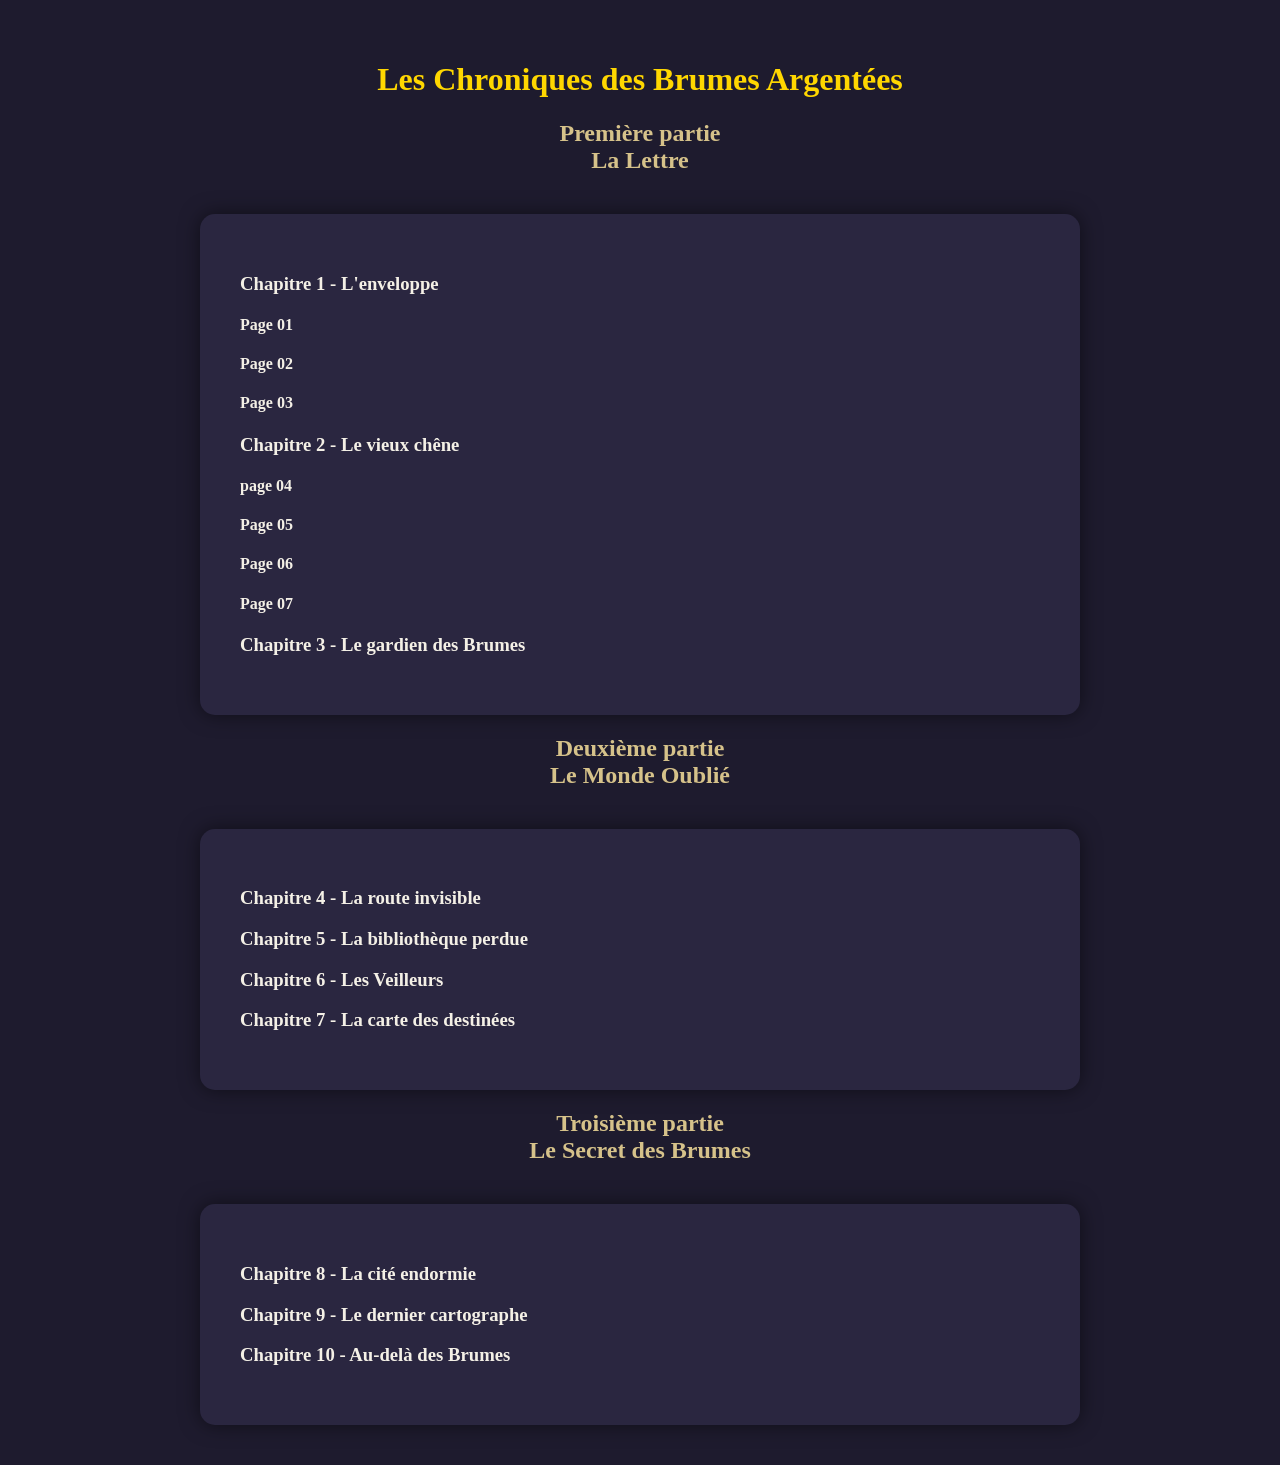
<file: table-des-matieres.html>
<!DOCTYPE html>
<html lang="fr">
<head>
    <meta charset="UTF-8">
    <title>Les Chroniques des Brumes Argentées</title>
    <link rel="stylesheet" href="premier-chapitre/css/premier-chapitre.css">
</head>
<body>
    <main class="">
        <h1>Les Chroniques des Brumes Argentées</h1>
            <h2>Première partie <br> La Lettre</h2>
                <div class="livre">
                <h3>Chapitre 1 - L'enveloppe</h3>
                    <h4>Page 01</h4>
                    <h4>Page 02</h4>
                    <h4>Page 03</h4>
                <h3>Chapitre 2 - Le vieux chêne</h3>
                    <h4>page 04</h4>
                    <h4>Page 05</h4>
                    <h4>Page 06</h4>
                    <h4>Page 07</h4>
                <h3>Chapitre 3 - Le gardien des Brumes</h3>
                </div>
        <h2>Deuxième partie <br> Le Monde Oublié</h2>
                <div class="livre">
                <h3>Chapitre 4 - La route invisible</h3>
                <h3>Chapitre 5 - La bibliothèque perdue</h3>
                <h3>Chapitre 6 - Les Veilleurs</h3>
                <h3>Chapitre 7 - La carte des destinées</h3>
                </div>
        <h2>Troisième partie <br> Le Secret des Brumes</h2>
                <div class="livre">
                <h3>Chapitre 8 - La cité endormie</h3>
                <h3>Chapitre 9 - Le dernier cartographe</h3>
                <h3>Chapitre 10 - Au-delà des Brumes</h3>
                </div>
    </main>
    
</body>
</html>
</file>
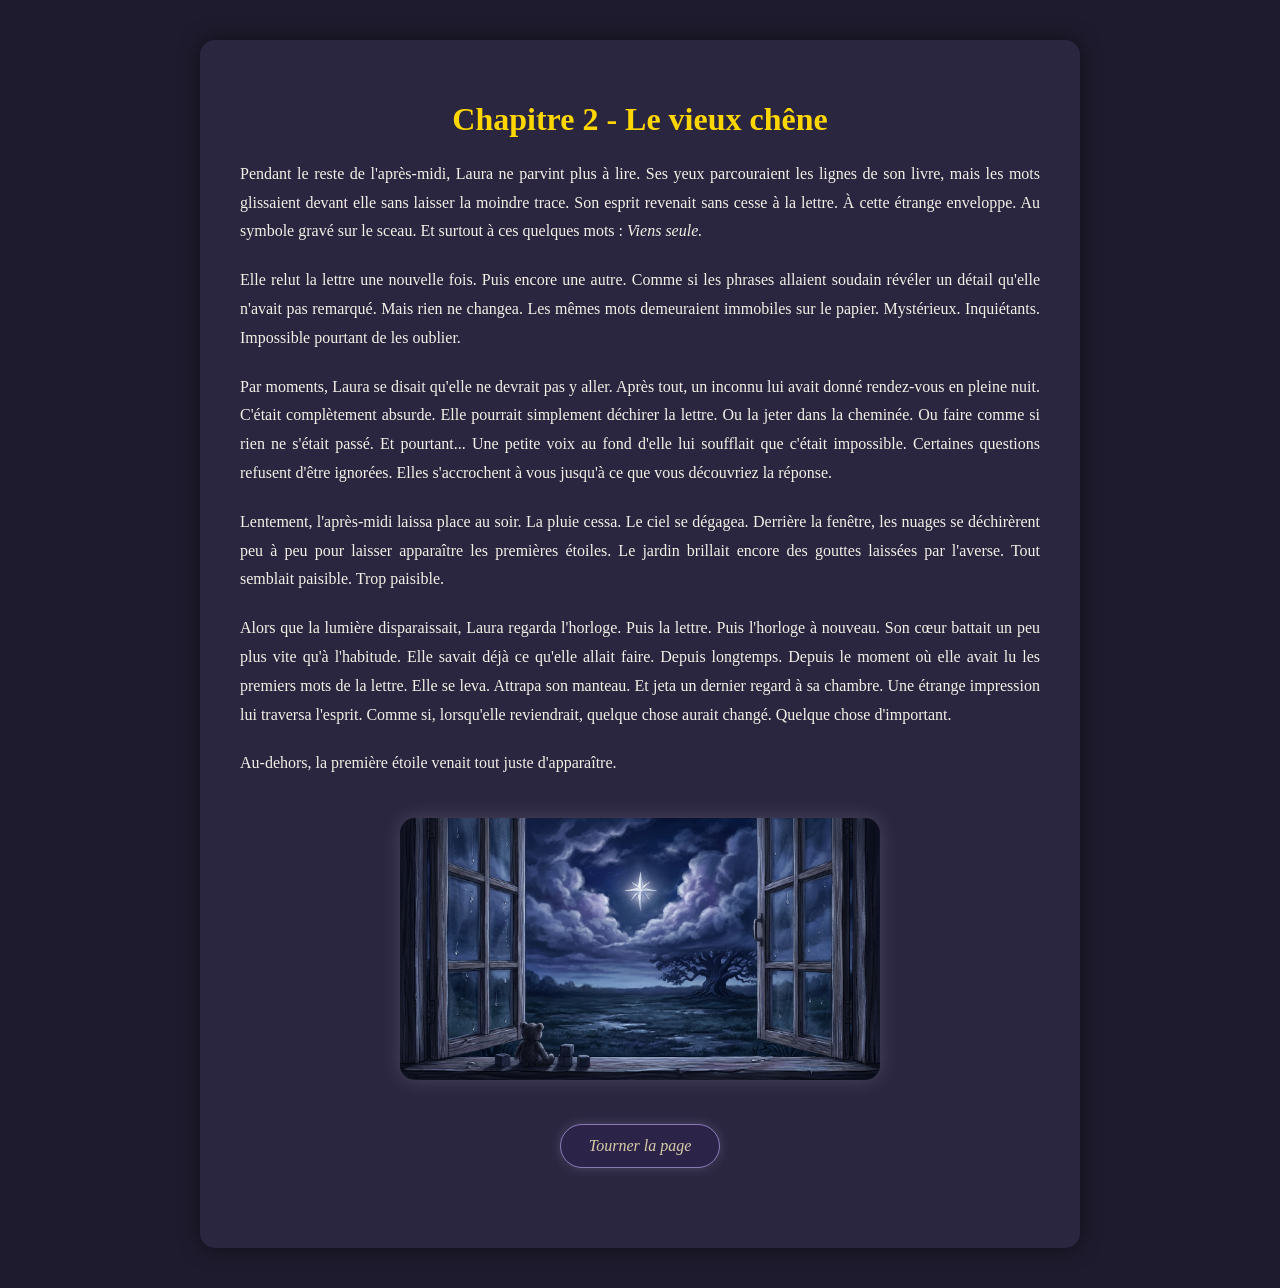
<file: deuxieme-chapitre/deuxieme-chapitre-page4.html>
<!DOCTYPE html>
<html lang="fr">
<head>
    <meta charset="UTF-8">
    <title>Chapitre 2</title>
    <link rel="stylesheet" href="css/deuxieme-chapitre.css">
</head>
<body>

    <div class="livre">

        <h1>Chapitre 2 - Le vieux chêne</h1>
<p>
Pendant le reste de l'après-midi, <span class="prenom"></span> ne parvint plus à lire.

Ses yeux parcouraient les lignes de son livre, mais les mots glissaient devant elle sans laisser la moindre trace.

Son esprit revenait sans cesse à la lettre.

À cette étrange enveloppe.

Au symbole gravé sur le sceau.

Et surtout à ces quelques mots :

<em>Viens seule.</em>
</p>

<p>
Elle relut la lettre une nouvelle fois.

Puis encore une autre.

Comme si les phrases allaient soudain révéler un détail qu'elle n'avait pas remarqué.

Mais rien ne changea.

Les mêmes mots demeuraient immobiles sur le papier.

Mystérieux.

Inquiétants.

Impossible pourtant de les oublier.
</p>

<p>
Par moments, <span class="prenom"></span> se disait qu'elle ne devrait pas y aller.

Après tout, un inconnu lui avait donné rendez-vous en pleine nuit.

C'était complètement absurde.

Elle pourrait simplement déchirer la lettre.

Ou la jeter dans la cheminée.

Ou faire comme si rien ne s'était passé.

Et pourtant...

Une petite voix au fond d'elle lui soufflait que c'était impossible.

Certaines questions refusent d'être ignorées.

Elles s'accrochent à vous jusqu'à ce que vous découvriez la réponse.
</p>

<p>
Lentement, l'après-midi laissa place au soir.

La pluie cessa.

Le ciel se dégagea.

Derrière la fenêtre, les nuages se déchirèrent peu à peu pour laisser apparaître les premières étoiles.

Le jardin brillait encore des gouttes laissées par l'averse.

Tout semblait paisible.

Trop paisible.
</p>

<p>
Alors que la lumière disparaissait, <span class="prenom"></span> regarda l'horloge.

Puis la lettre.

Puis l'horloge à nouveau.

Son cœur battait un peu plus vite qu'à l'habitude.

Elle savait déjà ce qu'elle allait faire.

Depuis longtemps.

Depuis le moment où elle avait lu les premiers mots de la lettre.

Elle se leva.

Attrapa son manteau.

Et jeta un dernier regard à sa chambre.

Une étrange impression lui traversa l'esprit.

Comme si, lorsqu'elle reviendrait, quelque chose aurait changé.

Quelque chose d'important.
</p>

<p>
Au-dehors, la première étoile venait tout juste d'apparaître.
</p>
        
        <div class="illustration">
        <img src="images/premiereEtoile.png" alt="l'enveloppe mystérieuse" class="enveloppe">
        </div>
        <div class="navigation">
        <a href="deuxieme-chapitre-page5.html" class="btn-page">
        Tourner la page
        </a>
        </div>
    </div>

    <script src="../script.js"></script>

</body>
</html>
</file>
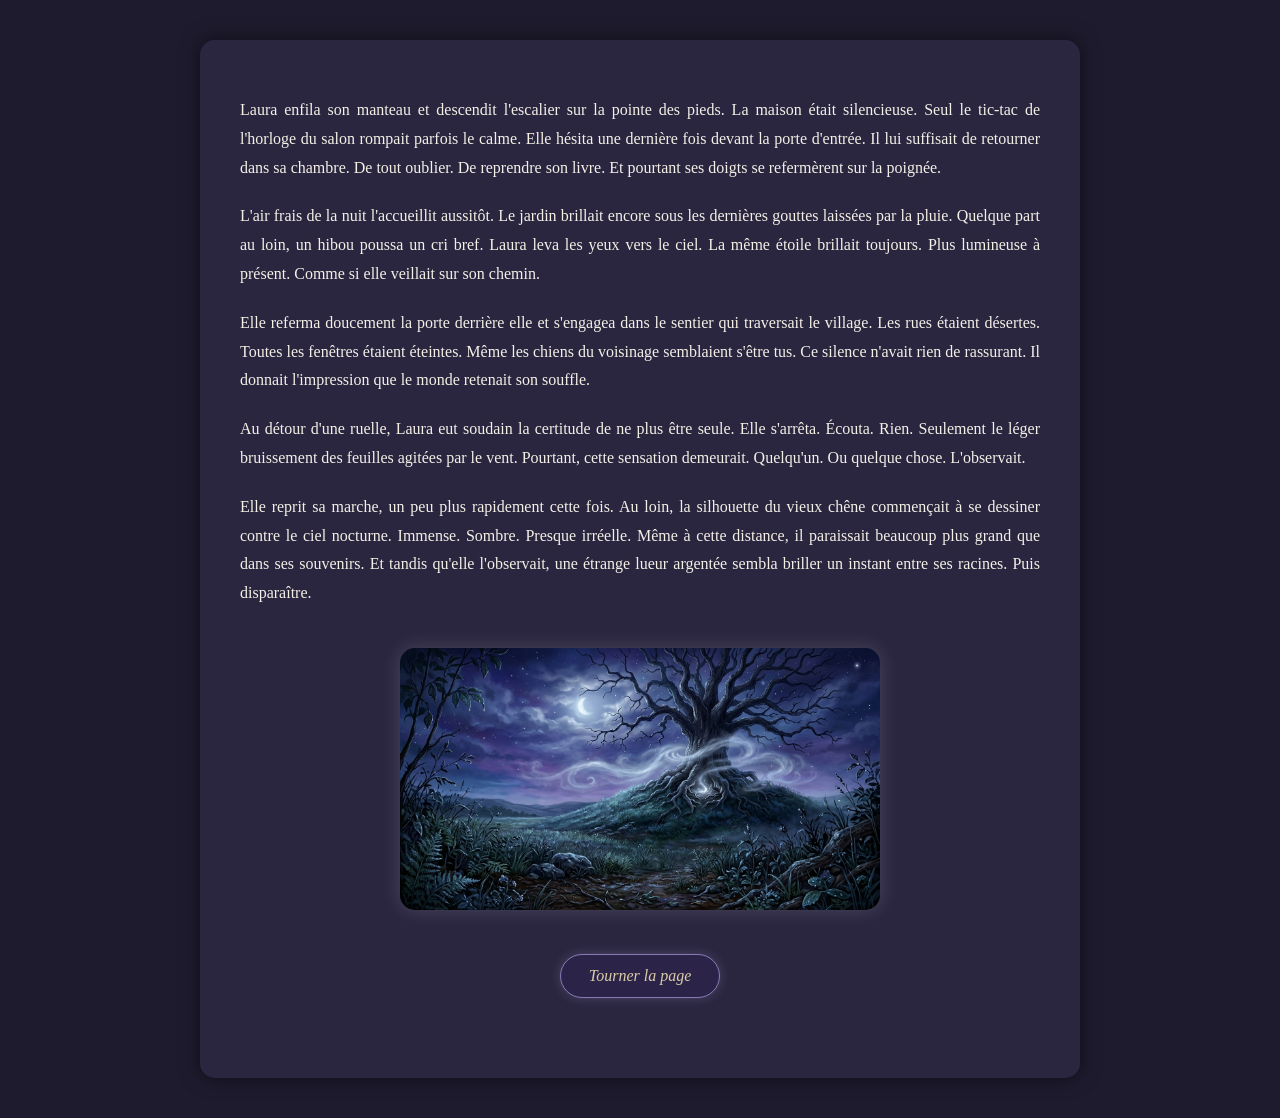
<file: deuxieme-chapitre/deuxieme-chapitre-page5.html>
<!DOCTYPE html>
<html lang="fr">
<head>
    <meta charset="UTF-8">
    <title>Chapitre 2</title>
    <link rel="stylesheet" href="css/deuxieme-chapitre.css">
</head>
<body>

    <div class="livre">

<p>
<span class="prenom"></span> enfila son manteau et descendit l'escalier sur la pointe des pieds.

La maison était silencieuse.

Seul le tic-tac de l'horloge du salon rompait parfois le calme.

Elle hésita une dernière fois devant la porte d'entrée.

Il lui suffisait de retourner dans sa chambre.

De tout oublier.

De reprendre son livre.

Et pourtant ses doigts se refermèrent sur la poignée.
</p>

<p>
L'air frais de la nuit l'accueillit aussitôt.

Le jardin brillait encore sous les dernières gouttes laissées par la pluie.

Quelque part au loin, un hibou poussa un cri bref.

<span class="prenom"></span> leva les yeux vers le ciel.

La même étoile brillait toujours.

Plus lumineuse à présent.

Comme si elle veillait sur son chemin.
</p>

<p>
Elle referma doucement la porte derrière elle et s'engagea dans le sentier qui traversait le village.

Les rues étaient désertes.

Toutes les fenêtres étaient éteintes.

Même les chiens du voisinage semblaient s'être tus.

Ce silence n'avait rien de rassurant.

Il donnait l'impression que le monde retenait son souffle.
</p>

<p>
Au détour d'une ruelle, <span class="prenom"></span> eut soudain la certitude de ne plus être seule.

Elle s'arrêta.

Écouta.

Rien.

Seulement le léger bruissement des feuilles agitées par le vent.

Pourtant, cette sensation demeurait.

Quelqu'un.

Ou quelque chose.

L'observait.
</p>

<p>
Elle reprit sa marche, un peu plus rapidement cette fois.

Au loin, la silhouette du vieux chêne commençait à se dessiner contre le ciel nocturne.

Immense.

Sombre.

Presque irréelle.

Même à cette distance, il paraissait beaucoup plus grand que dans ses souvenirs.

Et tandis qu'elle l'observait, une étrange lueur argentée sembla briller un instant entre ses racines.

Puis disparaître.
</p>
        
        <div class="illustration">
        <img src="images/vieuxChene.png" alt="l'enveloppe mystérieuse" class="enveloppe">
        </div>
        <div class="navigation">
        <a href="deuxieme-chapitre-page6.html" class="btn-page">
        Tourner la page
        </a>
        </div>
    </div>

    <script src="../script.js"></script>

</body>
</html>
</file>
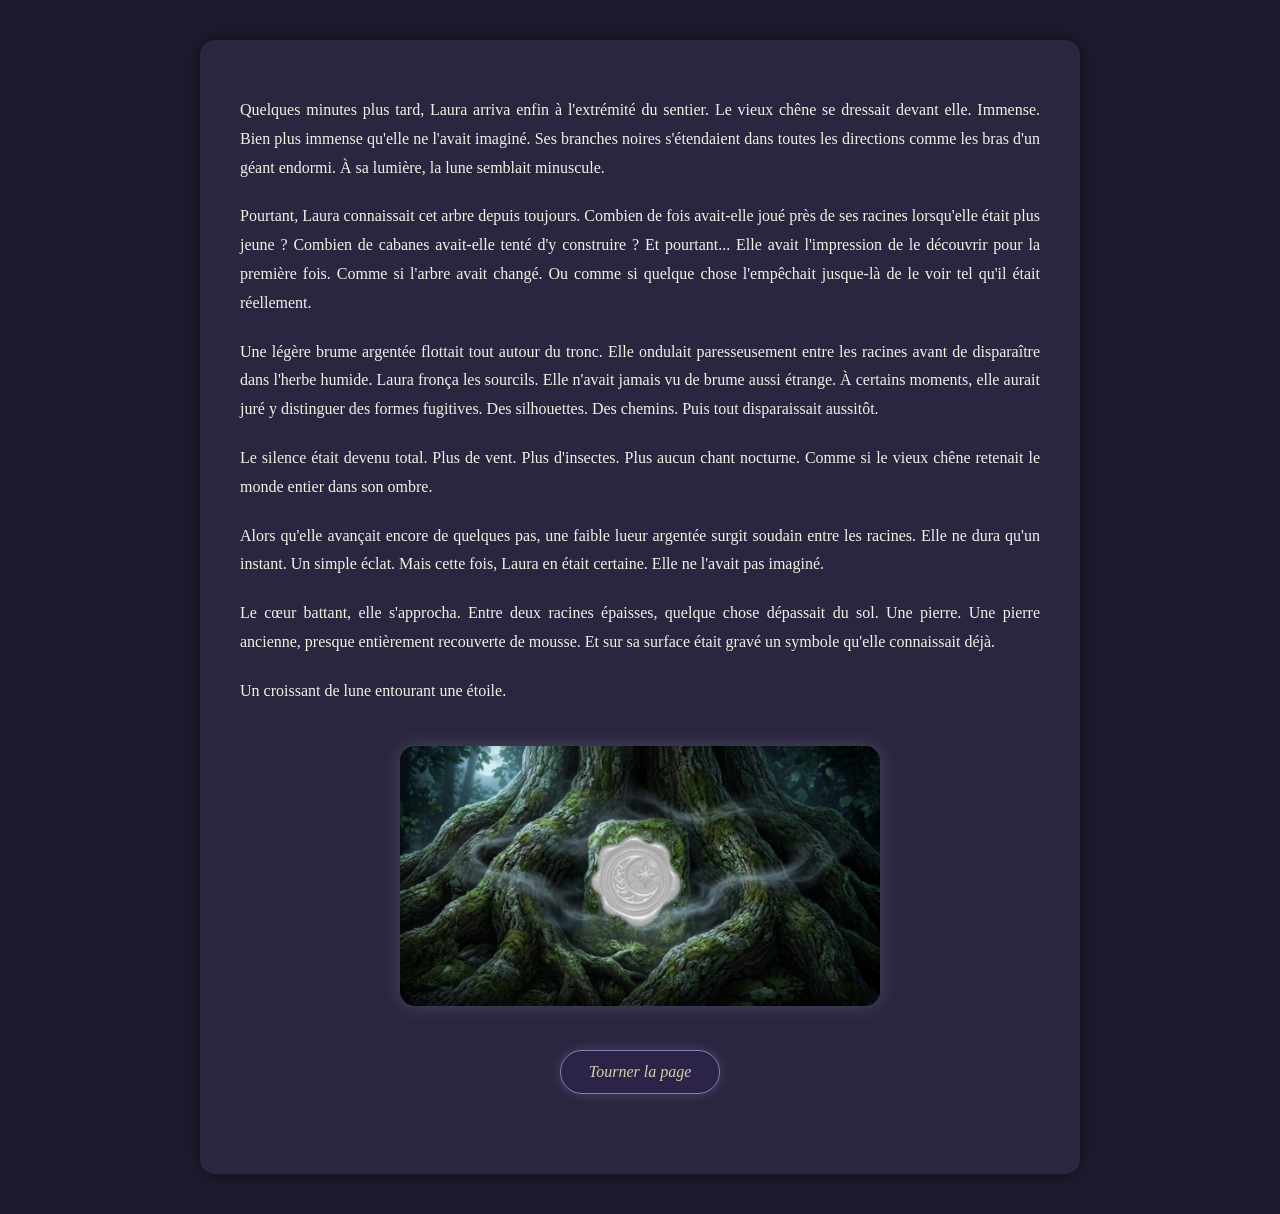
<file: deuxieme-chapitre/deuxieme-chapitre-page6.html>
<!DOCTYPE html>
<html lang="fr">
<head>
    <meta charset="UTF-8">
    <title>Chapitre 2</title>
    <link rel="stylesheet" href="css/deuxieme-chapitre.css">
</head>
<body>

    <div class="livre">

<p>
Quelques minutes plus tard, <span class="prenom"></span> arriva enfin à l'extrémité du sentier.

Le vieux chêne se dressait devant elle.

Immense.

Bien plus immense qu'elle ne l'avait imaginé.

Ses branches noires s'étendaient dans toutes les directions comme les bras d'un géant endormi.

À sa lumière, la lune semblait minuscule.
</p>

<p>
Pourtant, <span class="prenom"></span> connaissait cet arbre depuis toujours.

Combien de fois avait-elle joué près de ses racines lorsqu'elle était plus jeune ?

Combien de cabanes avait-elle tenté d'y construire ?

Et pourtant...

Elle avait l'impression de le découvrir pour la première fois.

Comme si l'arbre avait changé.

Ou comme si quelque chose l'empêchait jusque-là de le voir tel qu'il était réellement.
</p>

<p>
Une légère brume argentée flottait tout autour du tronc.

Elle ondulait paresseusement entre les racines avant de disparaître dans l'herbe humide.

<span class="prenom"></span> fronça les sourcils.

Elle n'avait jamais vu de brume aussi étrange.

À certains moments, elle aurait juré y distinguer des formes fugitives.

Des silhouettes.

Des chemins.

Puis tout disparaissait aussitôt.
</p>

<p>
Le silence était devenu total.

Plus de vent.

Plus d'insectes.

Plus aucun chant nocturne.

Comme si le vieux chêne retenait le monde entier dans son ombre.
</p>

<p>
Alors qu'elle avançait encore de quelques pas, une faible lueur argentée surgit soudain entre les racines.

Elle ne dura qu'un instant.

Un simple éclat.

Mais cette fois, <span class="prenom"></span> en était certaine.

Elle ne l'avait pas imaginé.
</p>

<p>
Le cœur battant, elle s'approcha.

Entre deux racines épaisses, quelque chose dépassait du sol.

Une pierre.

Une pierre ancienne, presque entièrement recouverte de mousse.

Et sur sa surface était gravé un symbole qu'elle connaissait déjà.
</p>

<p>
Un croissant de lune entourant une étoile.
</p>
        
        <div class="illustration">
        <img src="images/sceauFerme.png" alt="l'enveloppe mystérieuse" class="enveloppe">
        </div>
        <div class="navigation">
        <a href="deuxieme-chapitre-page7.html" class="btn-page">
        Tourner la page
        </a>
        </div>
    </div>

    <script src="../script.js"></script>

</body>
</html>
</file>
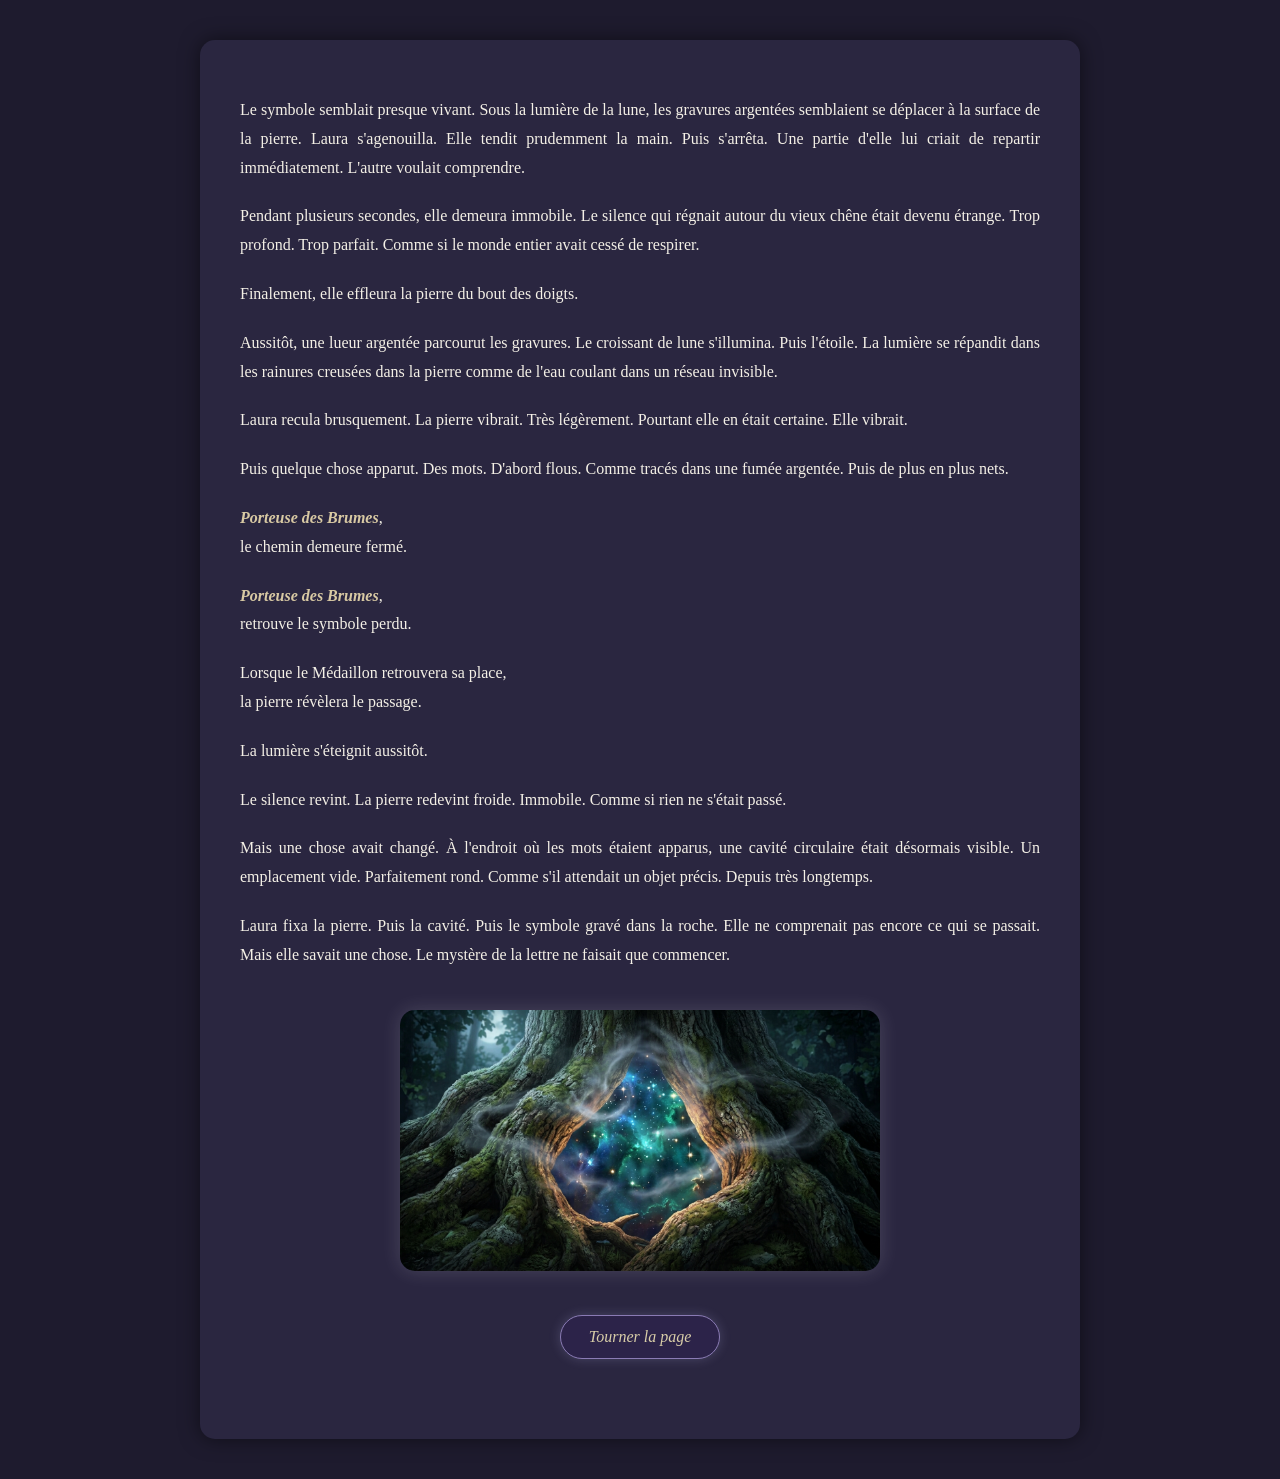
<file: deuxieme-chapitre/deuxieme-chapitre-page7.html>
<!DOCTYPE html>
<html lang="fr">
<head>
    <meta charset="UTF-8">
    <title>Chapitre 2</title>
    <link rel="stylesheet" href="css/deuxieme-chapitre.css">
</head>
<body>

    <div class="livre">

<p>
Le symbole semblait presque vivant.

Sous la lumière de la lune, les gravures argentées semblaient se déplacer à la surface de la pierre.

<span class="prenom"></span> s'agenouilla.

Elle tendit prudemment la main.

Puis s'arrêta.

Une partie d'elle lui criait de repartir immédiatement.

L'autre voulait comprendre.
</p>

<p>
Pendant plusieurs secondes, elle demeura immobile.

Le silence qui régnait autour du vieux chêne était devenu étrange.

Trop profond.

Trop parfait.

Comme si le monde entier avait cessé de respirer.
</p>

<p>
Finalement, elle effleura la pierre du bout des doigts.
</p>

<p>
Aussitôt, une lueur argentée parcourut les gravures.

Le croissant de lune s'illumina.

Puis l'étoile.

La lumière se répandit dans les rainures creusées dans la pierre comme de l'eau coulant dans un réseau invisible.
</p>

<p>
<span class="prenom"></span> recula brusquement.

La pierre vibrait.

Très légèrement.

Pourtant elle en était certaine.

Elle vibrait.
</p>

<p>
Puis quelque chose apparut.

Des mots.

D'abord flous.

Comme tracés dans une fumée argentée.

Puis de plus en plus nets.
</p>

<p>
<span class="nomLecteur">Porteuse des Brumes</span>,
<br>
le chemin demeure fermé.
</p>

<p>
<span class="nomLecteur">Porteuse des Brumes</span>,
<br>
retrouve le symbole perdu.
</p>

<p>
Lorsque le Médaillon retrouvera sa place,
<br>
la pierre révèlera le passage.
</p>

<p>
La lumière s'éteignit aussitôt.
</p>

<p>
Le silence revint.

La pierre redevint froide.

Immobile.

Comme si rien ne s'était passé.
</p>

<p>
Mais une chose avait changé.

À l'endroit où les mots étaient apparus, une cavité circulaire était désormais visible.

Un emplacement vide.

Parfaitement rond.

Comme s'il attendait un objet précis.

Depuis très longtemps.
</p>

<p>
<span class="prenom"></span> fixa la pierre.

Puis la cavité.

Puis le symbole gravé dans la roche.

Elle ne comprenait pas encore ce qui se passait.

Mais elle savait une chose.

Le mystère de la lettre ne faisait que commencer.
</p>
        
        <div class="illustration">
        <img src="images/passageOuvert.png" alt="l'enveloppe mystérieuse" class="enveloppe">
        </div>
        <div class="navigation">
        <a href="troisieme-chapitre-page8.html" class="btn-page">
        Tourner la page
        </a>
        </div>
    </div>

    <script src="../script.js"></script>

</body>
</html>
</file>
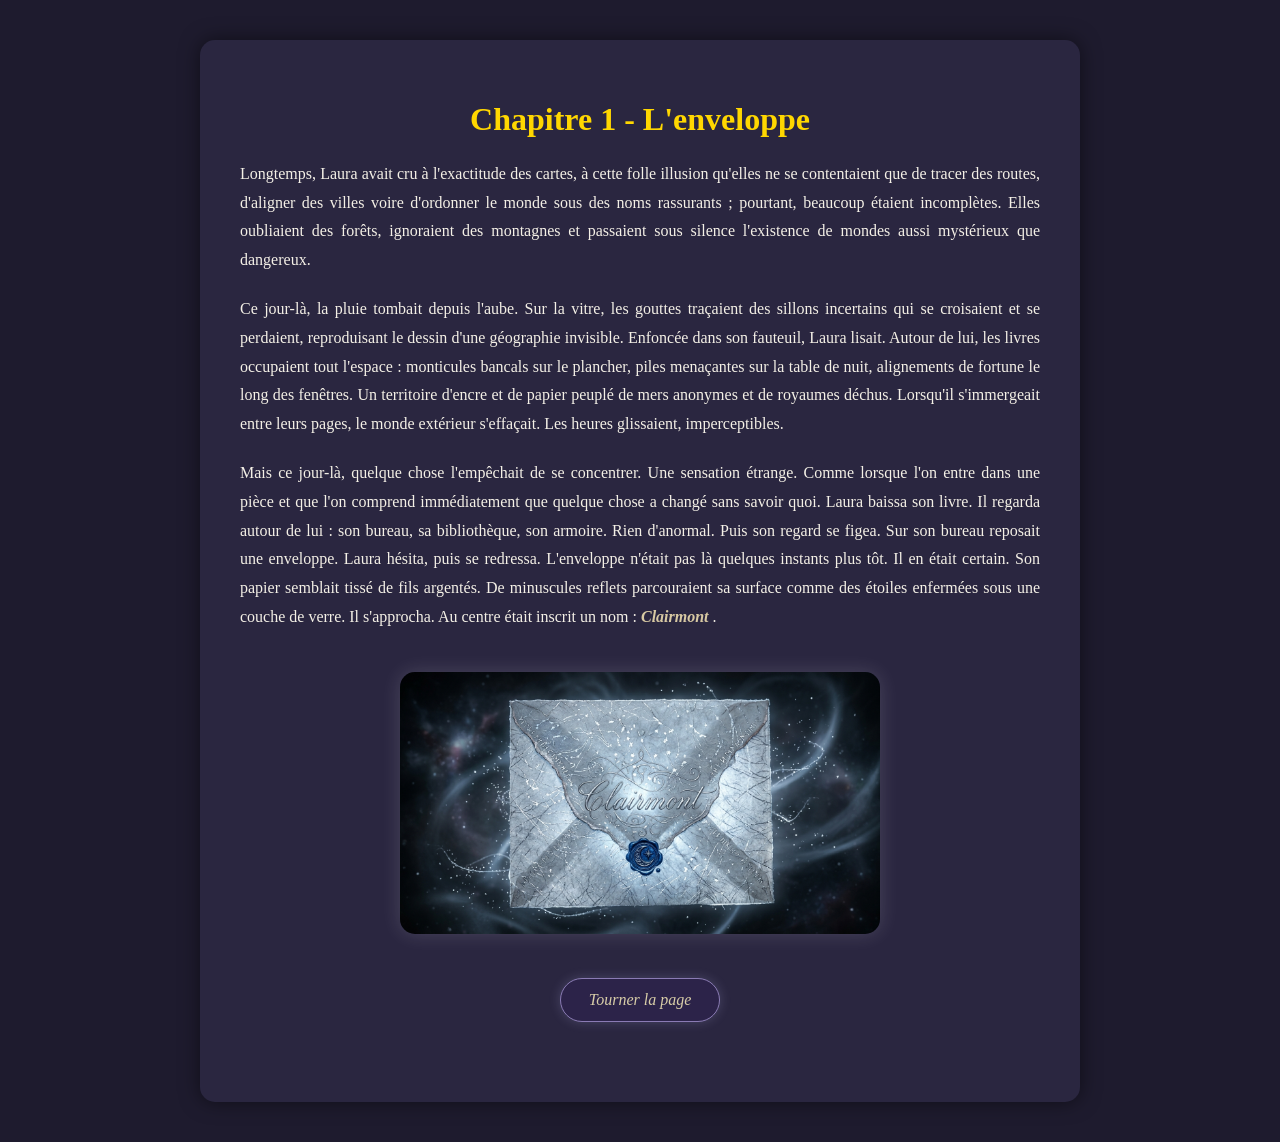
<file: premier-chapitre/premier-chapitre-page1-garcon.html>
<!DOCTYPE html>
<html lang="fr">
<head>
    <meta charset="UTF-8">
    <title>Chapitre 1</title>
    <link rel="stylesheet" href="css/premier-chapitre.css">
</head>
<body>

    <div class="livre">

        <h1>Chapitre 1 - L'enveloppe</h1>

        <p>Longtemps, <span class="prenom"></span> avait cru à l'exactitude des cartes, à cette folle illusion qu'elles ne se contentaient que de tracer des routes, d'aligner des villes voire d'ordonner le monde sous des noms rassurants ; pourtant, beaucoup étaient incomplètes. 
            Elles oubliaient des forêts, ignoraient des montagnes et passaient sous silence l'existence de mondes aussi mystérieux que dangereux.</p>
        <p>Ce jour-là, la pluie tombait depuis l'aube. Sur la vitre, les gouttes traçaient des sillons incertains qui se croisaient et se perdaient, reproduisant le dessin d'une géographie invisible. Enfoncée dans son fauteuil, <span class="prenom"></span> lisait. 
        Autour de lui, les livres occupaient tout l'espace : monticules bancals sur le plancher, piles menaçantes sur la table de nuit, alignements de fortune le long des fenêtres. 
        Un territoire d'encre et de papier peuplé de mers anonymes et de royaumes déchus. 
        Lorsqu'il s'immergeait entre leurs pages, le monde extérieur s'effaçait.
        Les heures glissaient, imperceptibles.</p>
        <p>
        Mais ce jour-là, quelque chose l'empêchait de se concentrer. Une sensation étrange. Comme lorsque l'on entre dans une pièce et que l'on comprend immédiatement que quelque chose a changé sans savoir quoi. <span class="prenom"></span> baissa son livre.
        Il regarda autour de lui : son bureau, sa bibliothèque, son armoire. Rien d'anormal. Puis son regard se figea. Sur son bureau reposait une enveloppe. <span class="prenom"></span> hésita, puis se redressa. L'enveloppe n'était pas là quelques instants plus tôt. 
        Il en était certain.
        Son papier semblait tissé de fils argentés. De minuscules reflets parcouraient sa surface comme des étoiles enfermées sous une couche de verre. Il s'approcha. Au centre était inscrit un nom : <span class="nomLecteur">Clairmont</span> .
        </p>
        <div class="illustration">
        <img src="../images/clairmont-enveloppe.png" alt="l'enveloppe mystérieuse" class="enveloppe">
        </div>
        <div class="navigation">
        <a href="premier-chapitre-page2.html" class="btn-page">
        Tourner la page
        </a>
        </div>
    </div>

    <script src="../script.js"></script>

</body>
</html>
</file>
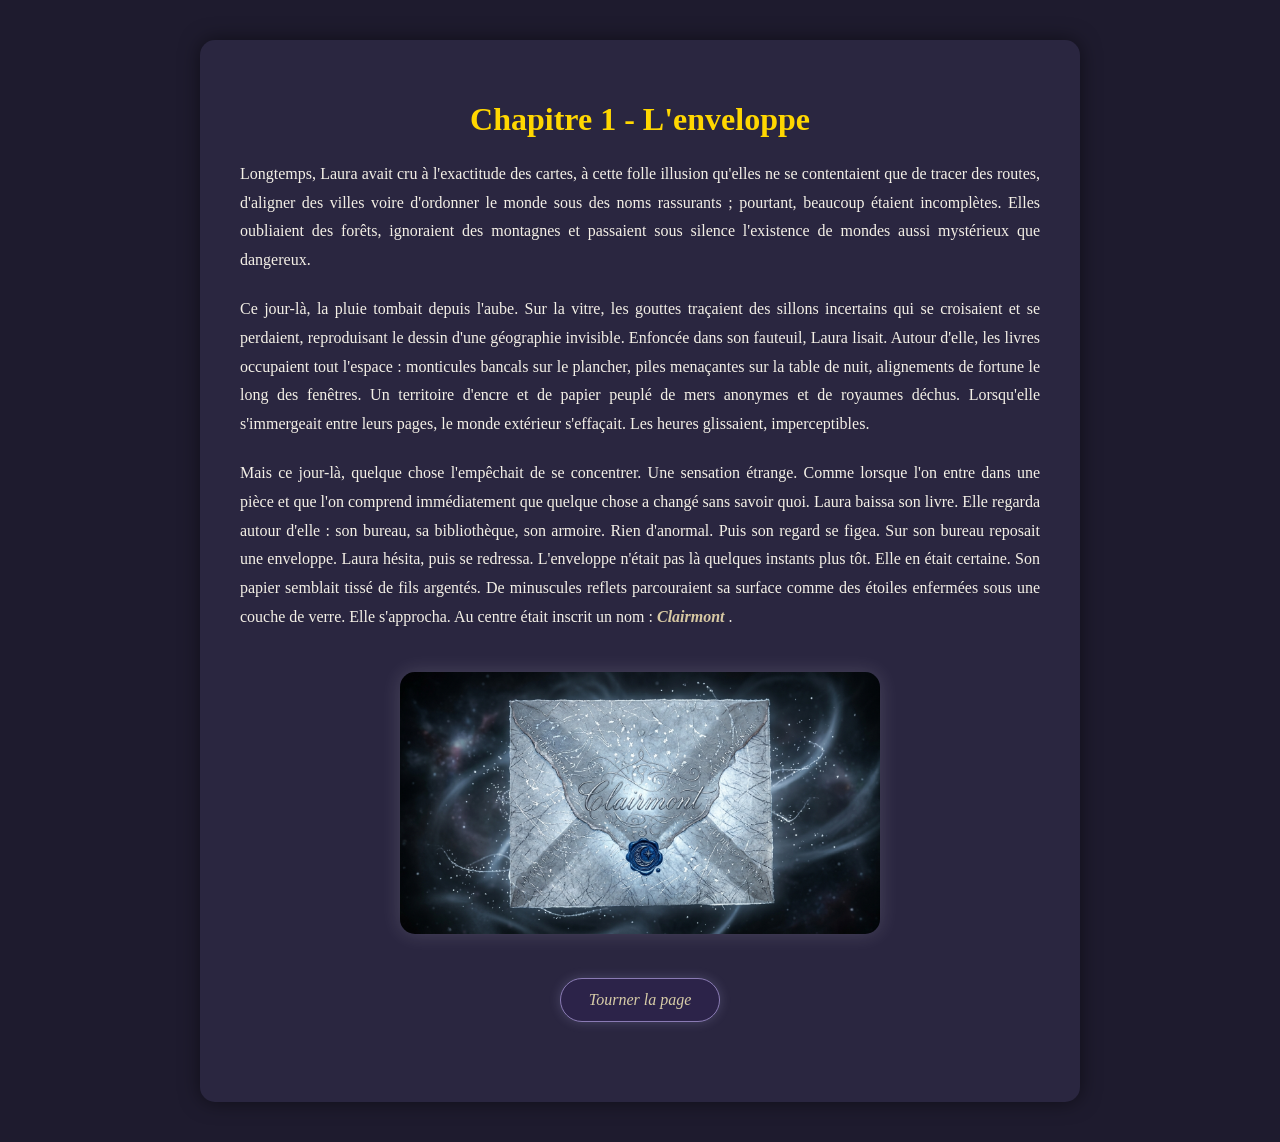
<file: premier-chapitre/premier-chapitre-page1.html>
<!DOCTYPE html>
<html lang="fr">
<head>
    <meta charset="UTF-8">
    <title>Chapitre 1</title>
    <link rel="stylesheet" href="css/premier-chapitre.css">
</head>
<body>

    <div class="livre">

        <h1>Chapitre 1 - L'enveloppe</h1>

        <p>Longtemps, <span class="prenom"></span> avait cru à l'exactitude des cartes, à cette folle illusion qu'elles ne se contentaient que de tracer des routes, d'aligner des villes voire d'ordonner le monde sous des noms rassurants ; pourtant, beaucoup étaient incomplètes. 
            Elles oubliaient des forêts, ignoraient des montagnes et passaient sous silence l'existence de mondes aussi mystérieux que dangereux.</p>
        <p>Ce jour-là, la pluie tombait depuis l'aube. Sur la vitre, les gouttes traçaient des sillons incertains qui se croisaient et se perdaient, reproduisant le dessin d'une géographie invisible. Enfoncée dans son fauteuil, <span class="prenom"></span> lisait. 
        Autour d'elle, les livres occupaient tout l'espace : monticules bancals sur le plancher, piles menaçantes sur la table de nuit, alignements de fortune le long des fenêtres. 
        Un territoire d'encre et de papier peuplé de mers anonymes et de royaumes déchus. 
        Lorsqu'elle s'immergeait entre leurs pages, le monde extérieur s'effaçait.
        Les heures glissaient, imperceptibles.</p>
        <p>
        Mais ce jour-là, quelque chose l'empêchait de se concentrer. Une sensation étrange. Comme lorsque l'on entre dans une pièce et que l'on comprend immédiatement que quelque chose a changé sans savoir quoi. <span class="prenom"></span> baissa son livre.
        Elle regarda autour d'elle : son bureau, sa bibliothèque, son armoire. Rien d'anormal. Puis son regard se figea. Sur son bureau reposait une enveloppe. <span class="prenom"></span> hésita, puis se redressa. L'enveloppe n'était pas là quelques instants plus tôt. Elle en était certaine.
        Son papier semblait tissé de fils argentés. De minuscules reflets parcouraient sa surface comme des étoiles enfermées sous une couche de verre. Elle s'approcha. Au centre était inscrit un nom : <span class="nomLecteur">Clairmont</span> .
        </p>
        <div class="illustration">
        <img src="../images/clairmont-enveloppe.png" alt="l'enveloppe mystérieuse" class="enveloppe">
        </div>
        <div class="navigation">
        <a href="premier-chapitre-page2.html" class="btn-page">
        Tourner la page
        </a>
        </div>
    </div>

    <script src="../script.js"></script>

</body>
</html>
</file>
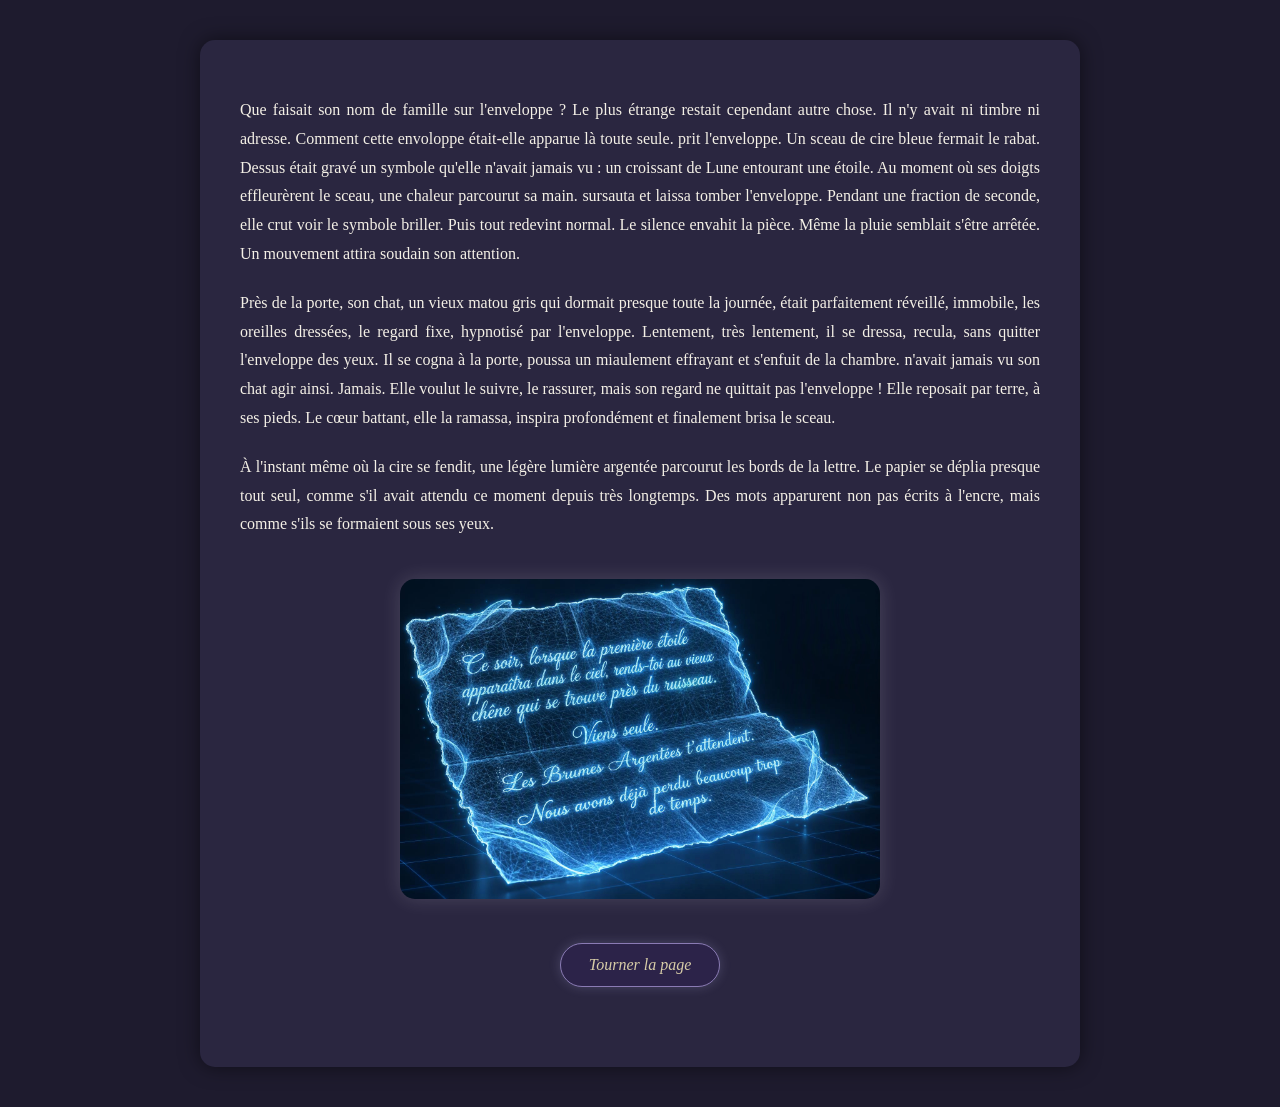
<file: premier-chapitre/premier-chapitre-page2.html>
<!DOCTYPE html>
<html lang="fr">
<head>
    <meta charset="UTF-8">
    <title>Page 2</title>
    <link rel="stylesheet" href="css/premier-chapitre.css">
</head>
<body>

    <div class="livre">
<p>Que faisait son nom de famille sur l'enveloppe ? Le plus étrange restait cependant autre chose. Il n'y avait ni timbre ni adresse. Comment cette envoloppe était-elle apparue là toute seule. <span class="prenom"></span> prit l'enveloppe. 
    Un sceau de cire bleue fermait le rabat. Dessus était gravé un symbole qu'elle n'avait jamais vu : un croissant de Lune entourant une étoile. 
    Au moment où ses doigts effleurèrent le sceau, une chaleur parcourut sa main. <span class="prenom"></span> sursauta et laissa tomber l'enveloppe. Pendant une fraction de seconde, elle crut voir le symbole briller. Puis tout redevint normal. Le silence envahit la pièce. 
    Même la pluie semblait s'être arrêtée. Un mouvement attira soudain son attention.</p>


<p>Près de la porte, son chat, un vieux matou gris qui dormait presque toute la journée, était parfaitement réveillé, immobile, les oreilles dressées, le regard fixe, hypnotisé par l'enveloppe. Lentement, très lentement, il se dressa, recula, sans quitter l'enveloppe des yeux. Il se cogna à la porte, poussa un miaulement effrayant et s'enfuit de la chambre.
    <span class="prenom"></span> n'avait jamais vu son chat agir ainsi. Jamais. Elle voulut le suivre, le rassurer, mais son regard ne quittait pas l'enveloppe ! Elle reposait par terre, à ses pieds. Le cœur battant, elle la ramassa, inspira profondément et finalement brisa le sceau.</p>

<p>
À l'instant même où la cire se fendit, une légère lumière argentée parcourut les bords de la lettre. Le papier se déplia presque tout seul, comme s'il avait attendu ce moment depuis très longtemps. Des mots apparurent non pas écrits à l'encre, mais comme s'ils se formaient sous ses yeux.
</p>
<div class="illustration">
        <img src="../images/lettre2.png" alt="la lettre mystérieuse" class="enveloppe" id="ouvrirVideo">
        </div>

        <div class="navigation">
        <a href="premier-chapitre-page3.html" class="btn-page">
        Tourner la page
        </a>
        </div>

</div>
<div id="popupVideo" class="popup-video">

    <div class="popup-contenu">

        <span class="fermer-popup">&times;</span>

        <video id="videoLettre" controls>
            <source src="videos/lettreAnimee.mp4" type="video/mp4">
        </video>

    </div>

</div>
    <script src="js/script.js"></script>

</body>
</html>
</file>
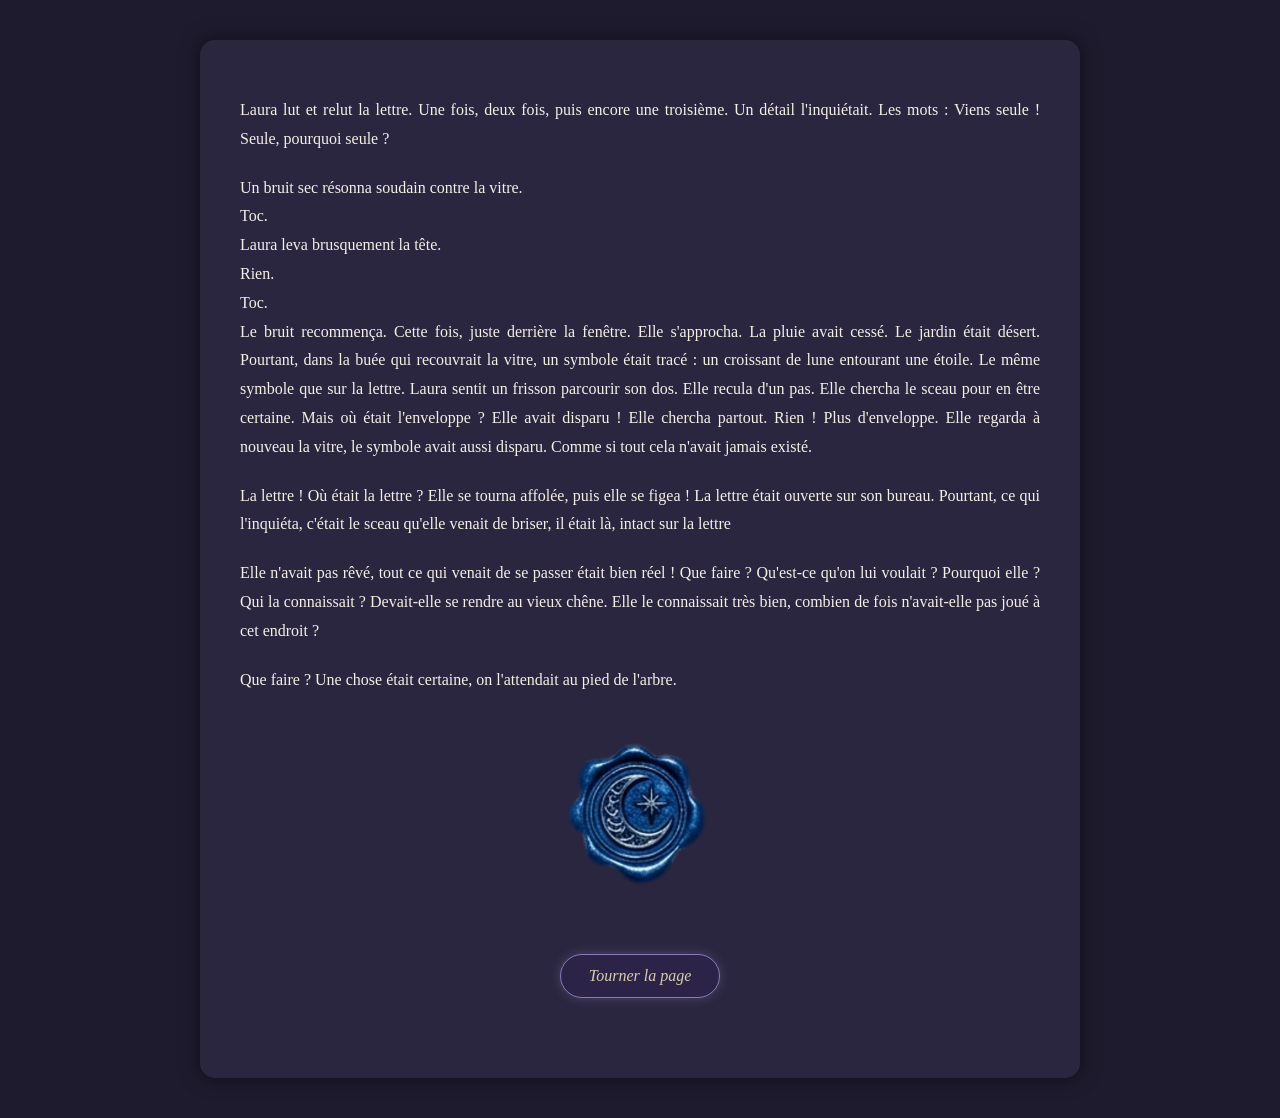
<file: premier-chapitre/premier-chapitre-page3.html>
<!DOCTYPE html>
<html lang="fr">
<head>
    <meta charset="UTF-8">
    <title>Chapitre 1</title>
    <link rel="stylesheet" href="css/premier-chapitre.css">
</head>
<body>

    <div class="livre">

        
    <p><span class="prenom"></span> lut et relut la lettre. Une fois, deux fois, puis encore une troisième. Un détail l'inquiétait.

Les mots : Viens seule ! Seule, pourquoi seule ? </p>
<p>
Un bruit sec résonna soudain contre la vitre.

<br>Toc.

<br>Laura leva brusquement la tête.

<br>Rien.

<br>Toc.

<br>Le bruit recommença. Cette fois, juste derrière la fenêtre. Elle s'approcha. La pluie avait cessé. Le jardin était désert.

Pourtant, dans la buée qui recouvrait la vitre, un symbole était tracé : un croissant de lune entourant une étoile. Le même symbole que sur la lettre.
Laura sentit un frisson parcourir son dos. Elle recula d'un pas. Elle chercha le sceau pour en être certaine. Mais où était l'enveloppe ? Elle avait disparu !
 Elle chercha partout. Rien ! Plus d'enveloppe. Elle regarda à nouveau la vitre, le symbole avait aussi disparu.
Comme si tout cela n'avait jamais existé. 
</p>
<p>La lettre ! Où était la lettre ? Elle se tourna affolée, puis elle se figea ! La lettre était ouverte sur son bureau. Pourtant, ce qui l'inquiéta, c'était le sceau qu'elle venait de briser, il était là, intact sur la lettre </p>
<p>Elle n'avait pas rêvé, tout ce qui venait de se passer était bien réel ! Que faire ? Qu'est-ce qu'on lui voulait ? Pourquoi elle ? Qui la connaissait ? Devait-elle se rendre au vieux chêne. Elle le connaissait très bien, combien de fois n'avait-elle pas joué à cet endroit ?</p>
<p>Que faire ? Une chose était certaine, on l'attendait au pied de l'arbre.</p>
      
        <div class="navigation">
            <img src="../images/sceau.png" alt="le sceau lune et étoile">
        </div>
        

        <div class="navigation">
        <a href="premier-chapitre-questionnaire.html" class="btn-page">
        Tourner la page
        </a>
        </div>
    
</div>  
    <script src="../script.js"></script>

</body>
</html>
</file>
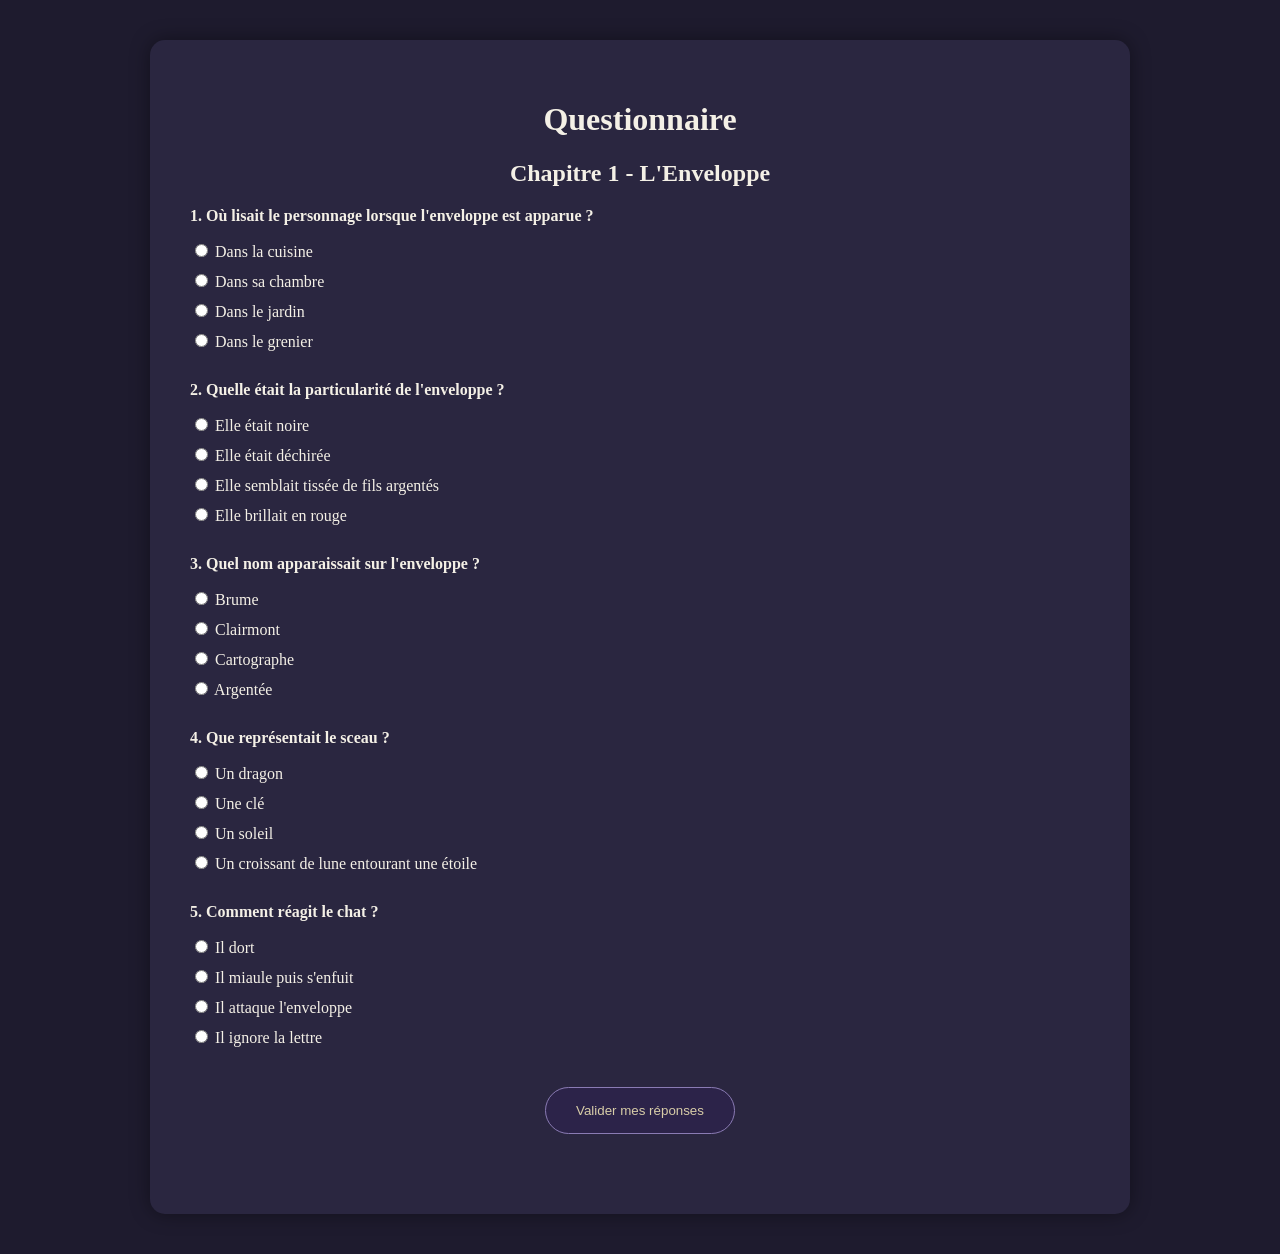
<file: premier-chapitre/premier-chapitre-questionnaire.html>
<!DOCTYPE html>
<html lang="fr">
<head>
    <meta charset="UTF-8">
    <title>Questionnaire - Chapitre 1</title>
    <link rel="stylesheet" href="css/premier-chapitre-questionnaire.css">
</head>
<body>

    <div class="questionnaire">

        <h1>Questionnaire</h1>
        <h2>Chapitre 1 - L'Enveloppe</h2>

        <form id="quiz">

            <div class="question">
                <p>1. Où lisait le personnage lorsque l'enveloppe est apparue ?</p>

                <label><input type="radio" name="q1" value="a"> Dans la cuisine</label>
                <label><input type="radio" name="q1" value="b"> Dans sa chambre</label>
                <label><input type="radio" name="q1" value="c"> Dans le jardin</label>
                <label><input type="radio" name="q1" value="d"> Dans le grenier</label>
            </div>

            <div class="question">
                <p>2. Quelle était la particularité de l'enveloppe ?</p>

                <label><input type="radio" name="q2" value="a"> Elle était noire</label>
                <label><input type="radio" name="q2" value="b"> Elle était déchirée</label>
                <label><input type="radio" name="q2" value="c"> Elle semblait tissée de fils argentés</label>
                <label><input type="radio" name="q2" value="d"> Elle brillait en rouge</label>
            </div>

            <div class="question">
                <p>3. Quel nom apparaissait sur l'enveloppe ?</p>

                <label><input type="radio" name="q3" value="a"> Brume</label>
                <label><input type="radio" name="q3" value="b"> Clairmont</label>
                <label><input type="radio" name="q3" value="c"> Cartographe</label>
                <label><input type="radio" name="q3" value="d"> Argentée</label>
            </div>

            <div class="question">
                <p>4. Que représentait le sceau ?</p>

                <label><input type="radio" name="q4" value="a"> Un dragon</label>
                <label><input type="radio" name="q4" value="b"> Une clé</label>
                <label><input type="radio" name="q4" value="c"> Un soleil</label>
                <label><input type="radio" name="q4" value="d"> Un croissant de lune entourant une étoile</label>
            </div>

            <div class="question">
                <p>5. Comment réagit le chat ?</p>

                <label><input type="radio" name="q5" value="a"> Il dort</label>
                <label><input type="radio" name="q5" value="b"> Il miaule puis s'enfuit</label>
                <label><input type="radio" name="q5" value="c"> Il attaque l'enveloppe</label>
                <label><input type="radio" name="q5" value="d"> Il ignore la lettre</label>
            </div>

            <button type="button" id="corriger">
                Valider mes réponses
            </button>

        </form>

        <div id="resultat"></div>

    </div>

    <script src="js/premier-chapitre-questionnaire.js"></script>

</body>
</html>
</file>
<file: premier-chapitre/css/premier-chapitre.css>
body{
    background-color:#1e1b2e;
    color:#f4f0e6;
    font-family: Georgia, serif;
    margin:0;
    padding:40px;
}

.livre{
    max-width:800px;
    margin:auto;
    background-color:#2a2640;
    padding:40px;
    border-radius:15px;
    box-shadow:0 0 20px rgba(0,0,0,0.5);
}

h1{
    text-align:center;
    color:#ffd700;
}

h2{
    text-align:center;
    color:#d6c28a;
    margin-bottom:40px;
}

p{
    line-height:1.8;
    text-align:justify;
    margin-bottom:20px;
}

.nomLecteur{
   font-family: Georgia, serif;
    font-style: italic;
    color: #d8c9a3;
    font-weight: bold;
}

.illustration{
    text-align: center;
    margin: 40px 0;
}

.illustration img{
    width: 60%;
    max-width: 500px;
    border-radius: 15px;
    box-shadow: 0 0 20px rgba(255,255,255,0.15);
}

.navigation{
    text-align:center;
    margin:40px 0;
}

.btn-page{
     display:inline-block;

    padding:12px 28px;

    background:#2c2349;

    color:#d8cda8;

    border:1px solid #8a7bb4;

    border-radius:30px;

    text-decoration:none;

    font-style:italic;

    box-shadow:
        0 0 12px rgba(200,200,255,.2);
}

.btn-page:hover{
    background:#6e646e;
}

.popup-video {
    display: none;
    position: fixed;
    inset: 0;
    background: rgba(0,0,0,0.8);
    z-index: 9999;

    justify-content: center;
    align-items: center;
}

.popup-contenu {
    position: relative;
    max-width: 90%;
    max-height: 90%;
}

.popup-contenu video {
    width: 100%;
    max-width: 900px;

    border-radius: 15px;
}

.fermer-popup {
    position: absolute;
    top: -40px;
    right: 0;

    color: white;
    font-size: 40px;
    cursor: pointer;
}

.enveloppe {
    cursor: pointer;
    transition: transform 0.3s ease;
}

.enveloppe:hover {
    transform: scale(1.02);
}
</file>
<file: deuxieme-chapitre/css/deuxieme-chapitre.css>
body{
    background-color:#1e1b2e;
    color:#f4f0e6;
    font-family: Georgia, serif;
    margin:0;
    padding:40px;
}

.livre{
    max-width:800px;
    margin:auto;
    background-color:#2a2640;
    padding:40px;
    border-radius:15px;
    box-shadow:0 0 20px rgba(0,0,0,0.5);
}

h1{
    text-align:center;
    color:#ffd700;
}

h2{
    text-align:center;
    color:#d6c28a;
    margin-bottom:40px;
}

p{
    line-height:1.8;
    text-align:justify;
    margin-bottom:20px;
}

.nomLecteur{
   font-family: Georgia, serif;
    font-style: italic;
    color: #d8c9a3;
    font-weight: bold;
}

.illustration{
    text-align: center;
    margin: 40px 0;
}

.illustration img{
    width: 60%;
    max-width: 500px;
    border-radius: 15px;
    box-shadow: 0 0 20px rgba(255,255,255,0.15);
}

.navigation{
    text-align:center;
    margin:40px 0;
}

.btn-page{
     display:inline-block;

    padding:12px 28px;

    background:#2c2349;

    color:#d8cda8;

    border:1px solid #8a7bb4;

    border-radius:30px;

    text-decoration:none;

    font-style:italic;

    box-shadow:
        0 0 12px rgba(200,200,255,.2);
}

.btn-page:hover{
    background:#6e646e;
}
</file>
<file: premier-chapitre/css/premier-chapitre-questionnaire.css>
body{
    background-color:#1e1b2e;
    color:#f4f0e6;
    font-family:Georgia, serif;
    margin:0;
    padding:40px;
}

.questionnaire{
    max-width:900px;
    margin:auto;
    background-color:#2a2640;
    padding:40px;
    border-radius:15px;
    box-shadow:0 0 20px rgba(0,0,0,.4);
}

h1,h2{
    text-align:center;
}

.question{
    margin-bottom:30px;
}

.question p{
    font-weight:bold;
}

label{
    display:block;
    margin:10px 0;
}

button{
    display:block;
    margin:40px auto;

    padding:15px 30px;

    background:#2c2349;
    color:#d8cda8;

    border:1px solid #8a7bb4;
    border-radius:30px;

    cursor:pointer;
}

#resultat{
    text-align:center;
    font-size:1.3rem;
    margin-top:40px;
}

.btn-chapitre{
    display:inline-block;

    margin-top:20px;

    padding:12px 28px;

    background:#2c2349;

    color:#d8cda8;

    border:1px solid #8a7bb4;

    border-radius:30px;

    text-decoration:none;

    font-style:italic;

    box-shadow:
        0 0 12px rgba(200,200,255,.2);
}

.btn-chapitre:hover{
    background:#6e646e;
}
</file>
